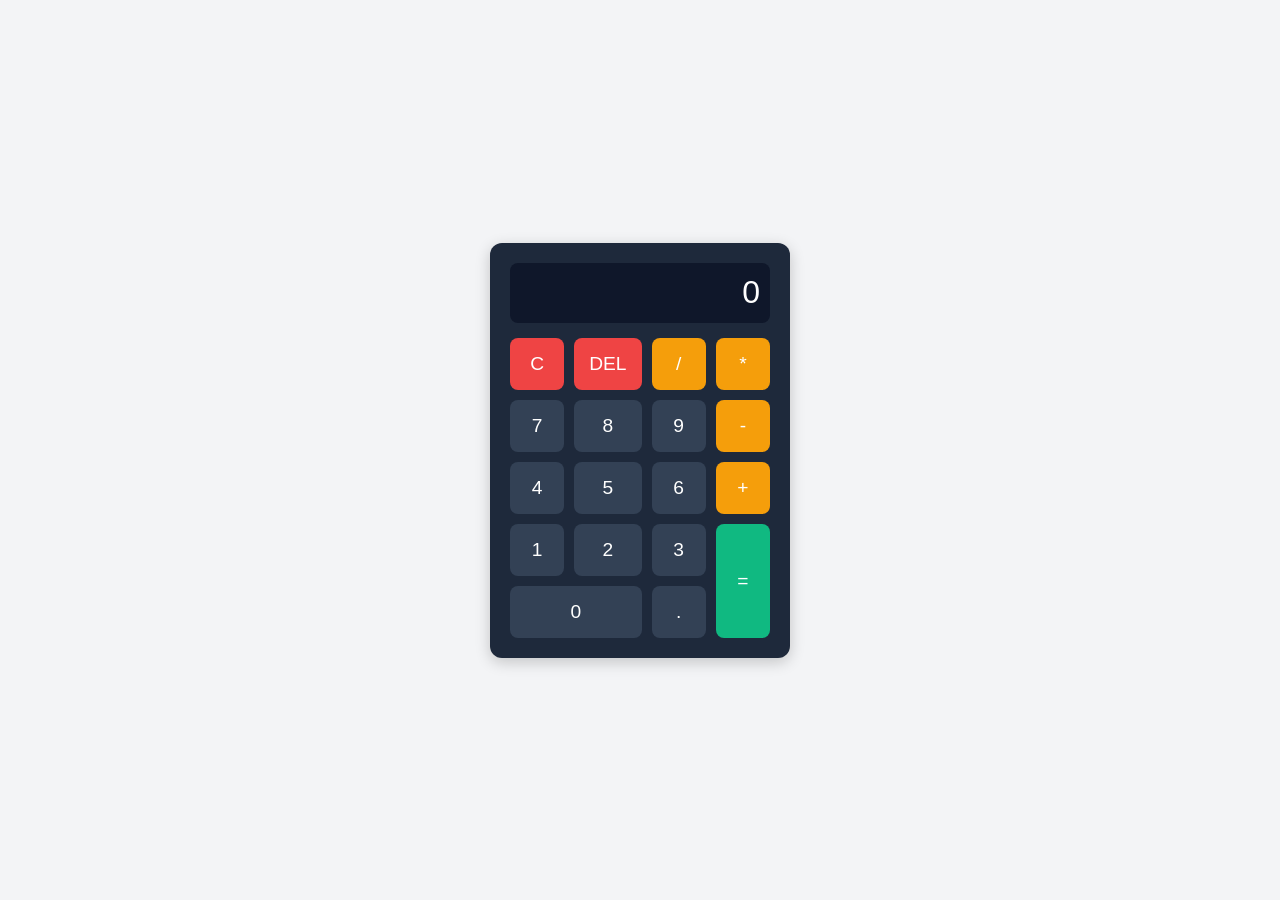
<file: index3.html>
<!DOCTYPE html>
<html lang="en">
<head>
  <meta charset="UTF-8">
  <meta name="viewport" content="width=device-width, initial-scale=1.0">
  <title>Calculator | CodSoft Task 3</title>
  <link rel="stylesheet" href="index3.css">
</head>
<body>

  <div class="calculator">
    <input type="text" id="display" readonly value="0">
    
    <div class="buttons">
      <button class="btn action" onclick="clearDisplay()">C</button>
      <button class="btn action" onclick="deleteLast()">DEL</button>
      <button class="btn op" onclick="appendValue('/')">/</button>
      <button class="btn op" onclick="appendValue('*')">*</button>

      <button class="btn" onclick="appendValue('7')">7</button>
      <button class="btn" onclick="appendValue('8')">8</button>
      <button class="btn" onclick="appendValue('9')">9</button>
      <button class="btn op" onclick="appendValue('-')">-</button>

      <button class="btn" onclick="appendValue('4')">4</button>
      <button class="btn" onclick="appendValue('5')">5</button>
      <button class="btn" onclick="appendValue('6')">6</button>
      <button class="btn op" onclick="appendValue('+')">+</button>

      <button class="btn" onclick="appendValue('1')">1</button>
      <button class="btn" onclick="appendValue('2')">2</button>
      <button class="btn" onclick="appendValue('3')">3</button>
      <button class="btn equal" onclick="calculate()">=</button>

      <button class="btn zero" onclick="appendValue('0')">0</button>
      <button class="btn" onclick="appendValue('.')">.</button>
    </div>
  </div>

  <script src="index3.js"></script>
</body>
</html>
</file>
<file: index3.css>
* {
  margin: 0;
  padding: 0;
  box-sizing: border-box;
  font-family: Arial, sans-serif;
}

body {
  display: flex;
  justify-content: center;
  align-items: center;
  height: 100vh;
  background-color: #f3f4f6;
}

.calculator {
  background: #1e293b;
  padding: 20px;
  border-radius: 12px;
  box-shadow: 0 4px 15px rgba(0,0,0,0.2);
  width: 300px;
}

#display {
  width: 100%;
  height: 60px;
  background: #0f172a;
  color: #ffffff;
  font-size: 2rem;
  border: none;
  border-radius: 8px;
  text-align: right;
  padding: 10px;
  margin-bottom: 15px;
}

.buttons {
  display: grid;
  grid-template-columns: repeat(4, 1fr);
  gap: 10px;
}

.btn {
  padding: 15px;
  font-size: 1.2rem;
  border: none;
  border-radius: 8px;
  background: #334155;
  color: white;
  cursor: pointer;
}

.btn:hover {
  background: #475569;
}

.op {
  background: #f59e0b;
}

.action {
  background: #ef4444;
}

.equal {
  background: #10b981;
  grid-row: span 2;
  display: flex;
  justify-content: center;
  align-items: center;
}

.zero {
  grid-column: span 2;
}
</file>
